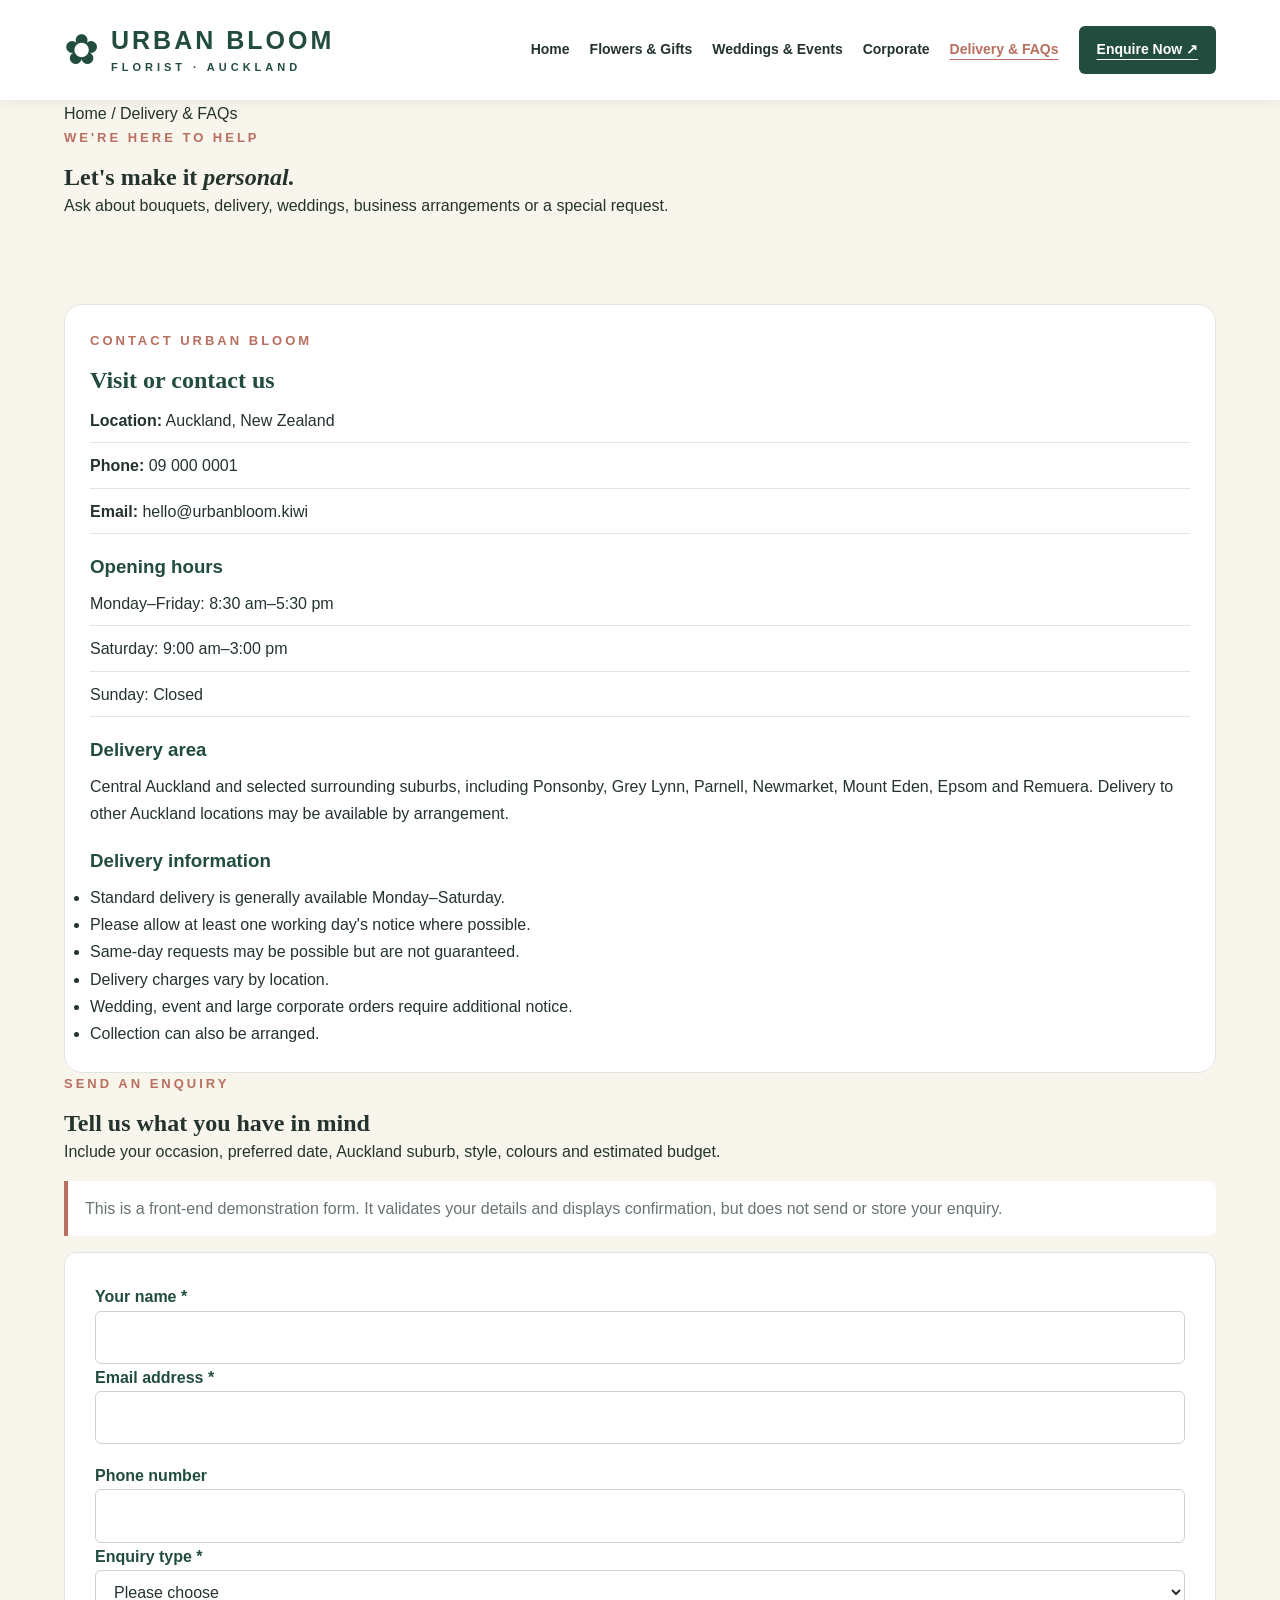
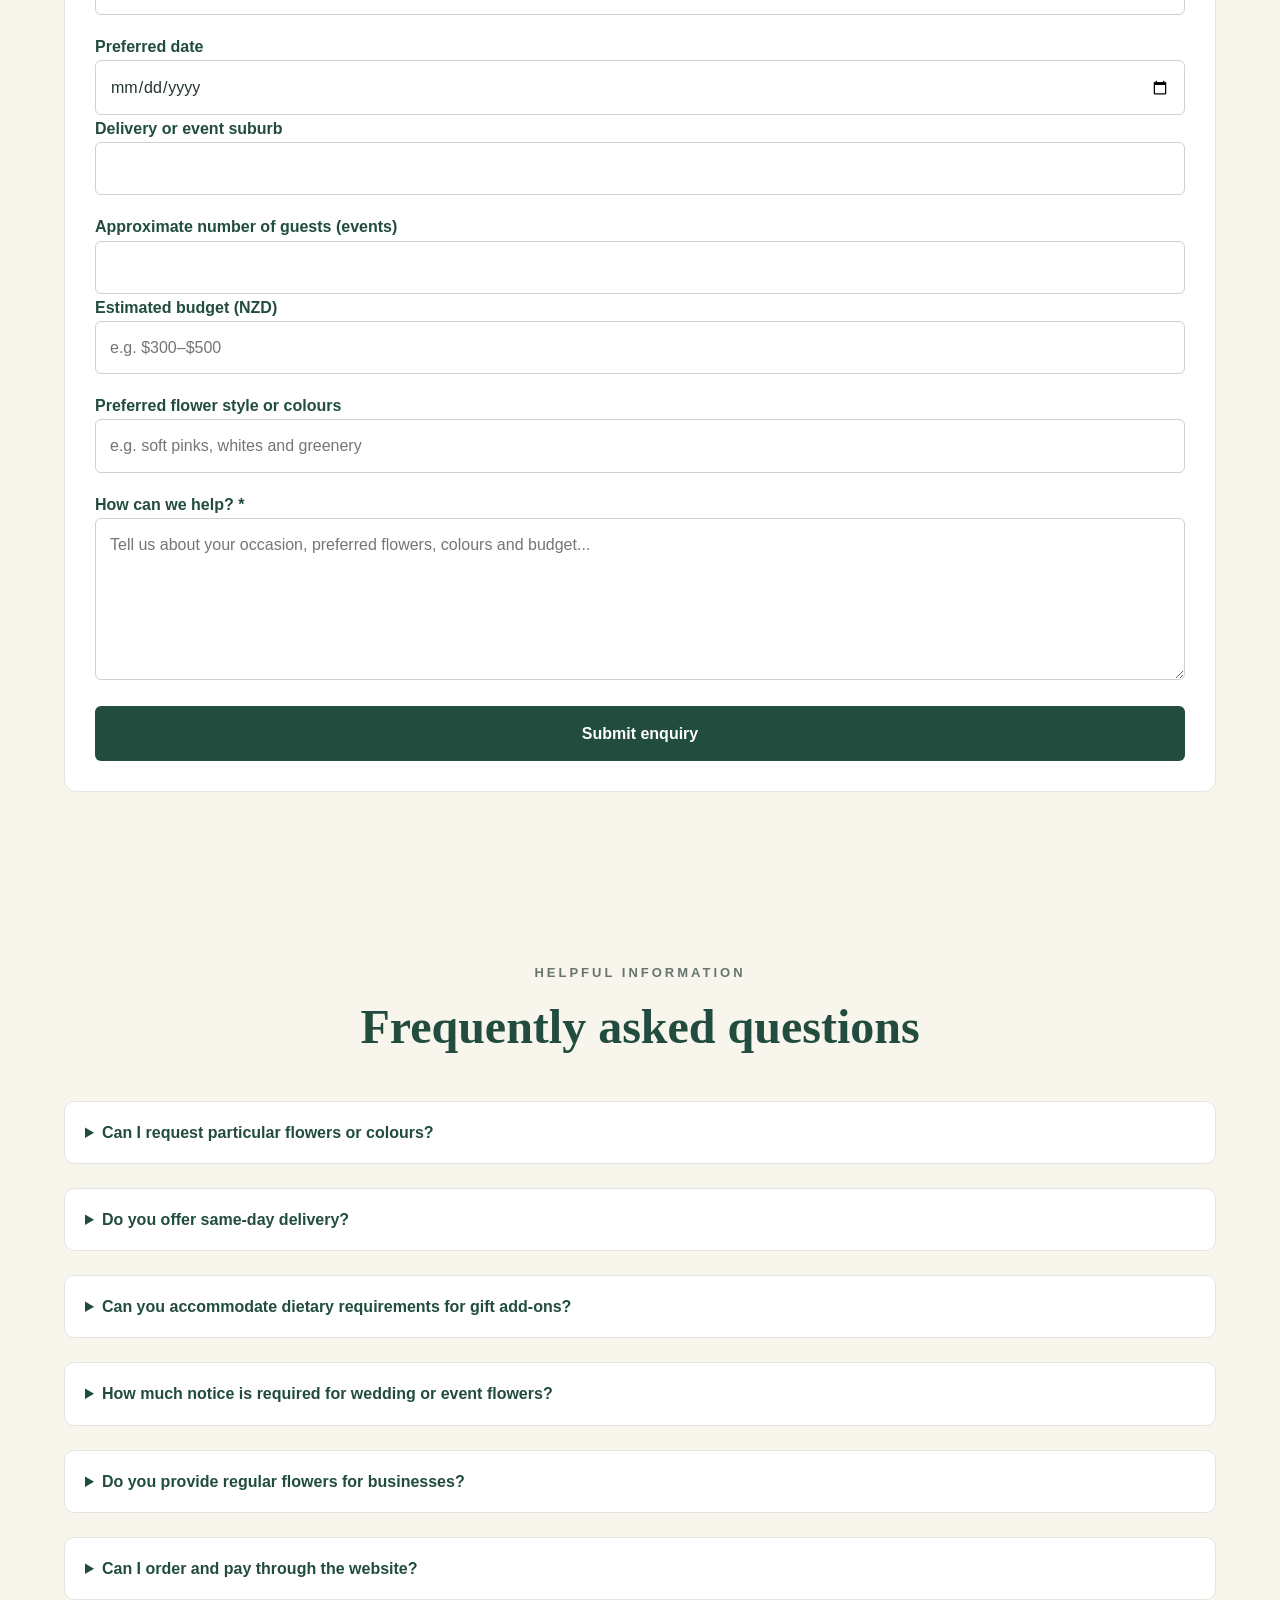
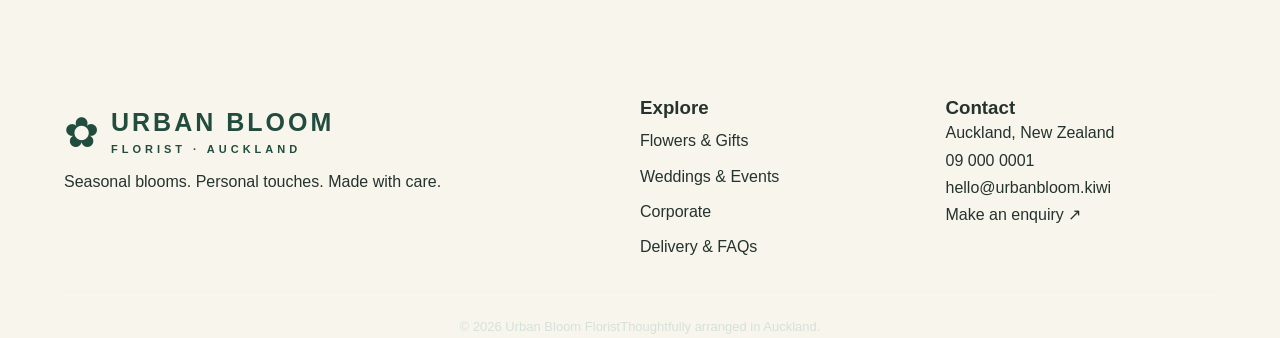
<file: contact.html>
<!DOCTYPE html><html lang="en-NZ"><head><meta charset="UTF-8"><meta name="viewport" content="width=device-width, initial-scale=1.0"><meta name="description" content="Contact Urban Bloom Florist in Auckland, check delivery information and send an enquiry."><title>Contact, Delivery &amp; FAQs | Urban Bloom Florist</title><link rel="stylesheet" href="style.css"><script src="script.js" defer></script></head><body><a class="skip-link" href="#main-content">Skip to content</a><header class="site-header"><div class="container header-inner"><a class="brand" href="index.html"><span class="brand-mark">✿</span><span><span class="brand-name">URBAN BLOOM</span><span class="brand-tagline">FLORIST · AUCKLAND</span></span></a><button class="menu-toggle" id="menu-toggle" aria-label="Open navigation" aria-controls="main-nav" aria-expanded="false" type="button">☰</button><nav class="main-nav" id="main-nav"><a href="index.html">Home</a><a href="flowers.html">Flowers &amp; Gifts</a><a href="weddings.html">Weddings &amp; Events</a><a href="corporate.html">Corporate</a><a href="contact.html">Delivery &amp; FAQs</a><a class="nav-cta" href="contact.html#enquiry">Enquire Now ↗</a></nav></div></header><main id="main-content"><section class="page-hero"><div class="container"><p class="breadcrumb">Home / Delivery &amp; FAQs</p><p class="eyebrow">WE'RE HERE TO HELP</p><h1>Let's make it <em>personal.</em></h1><p>Ask about bouquets, delivery, weddings, business arrangements or a special request.</p></div></section><section class="section"><div class="container two-column"><div class="info-panel"><p class="eyebrow">CONTACT URBAN BLOOM</p><h2>Visit or contact us</h2><ul class="info-list"><li><strong>Location:</strong> Auckland, New Zealand</li><li><strong>Phone:</strong> <a href="tel:090000001">09 000 0001</a></li><li><strong>Email:</strong> <a href="mailto:hello@urbanbloom.kiwi">hello@urbanbloom.kiwi</a></li></ul><h3 style="margin-top:22px">Opening hours</h3><ul class="info-list"><li>Monday–Friday: 8:30 am–5:30 pm</li><li>Saturday: 9:00 am–3:00 pm</li><li>Sunday: Closed</li></ul><h3 style="margin-top:22px">Delivery area</h3><p>Central Auckland and selected surrounding suburbs, including Ponsonby, Grey Lynn, Parnell, Newmarket, Mount Eden, Epsom and Remuera. Delivery to other Auckland locations may be available by arrangement.</p><h3 style="margin-top:22px">Delivery information</h3><ul class="feature-list"><li>Standard delivery is generally available Monday–Saturday.</li><li>Please allow at least one working day's notice where possible.</li><li>Same-day requests may be possible but are not guaranteed.</li><li>Delivery charges vary by location.</li><li>Wedding, event and large corporate orders require additional notice.</li><li>Collection can also be arranged.</li></ul></div><div id="enquiry"><p class="eyebrow">SEND AN ENQUIRY</p><h2 class="page-title">Tell us what you have in mind</h2><p>Include your occasion, preferred date, Auckland suburb, style, colours and estimated budget.</p><div class="notice" style="margin:16px 0">This is a front-end demonstration form. It validates your details and displays confirmation, but does not send or store your enquiry.</div><form class="enquiry-form" id="enquiry-form"><div class="form-row"><div class="form-field"><label for="full-name">Your name *</label><input id="full-name" name="name" autocomplete="name" minlength="2" required></div><div class="form-field"><label for="email">Email address *</label><input id="email" name="email" type="email" autocomplete="email" required></div></div><div class="form-row"><div class="form-field"><label for="phone">Phone number</label><input id="phone" name="phone" type="tel" autocomplete="tel"></div><div class="form-field"><label for="enquiry-type">Enquiry type *</label><select id="enquiry-type" name="enquiry-type" required><option value="">Please choose</option><option>Flowers and gifts</option><option>Wedding or event</option><option>Corporate flowers</option><option>Delivery question</option><option>Other</option></select></div></div><div class="form-row"><div class="form-field"><label for="event-date">Preferred date</label><input id="event-date" name="date" type="date"></div><div class="form-field"><label for="suburb">Delivery or event suburb</label><input id="suburb" name="suburb" autocomplete="address-level2"></div></div><div class="form-row"><div class="form-field"><label for="guest-count">Approximate number of guests (events)</label><input id="guest-count" name="guest-count" type="number" min="1" inputmode="numeric"></div><div class="form-field"><label for="budget">Estimated budget (NZD)</label><input id="budget" name="budget" type="text" placeholder="e.g. $300–$500"></div></div><div class="form-field"><label for="style-colours">Preferred flower style or colours</label><input id="style-colours" name="style-colours" placeholder="e.g. soft pinks, whites and greenery"></div><div class="form-field"><label for="message">How can we help? *</label><textarea id="message" name="message" minlength="10" rows="5" placeholder="Tell us about your occasion, preferred flowers, colours and budget..." required></textarea></div><button class="button button-green" type="submit">Submit enquiry</button><p class="form-feedback" id="form-feedback" role="status" aria-live="polite"></p></form></div></div></section><section class="section section-cream"><div class="container"><div class="section-heading"><p class="eyebrow">HELPFUL INFORMATION</p><h2>Frequently asked questions</h2></div><div class="faq-list"><details><summary>Can I request particular flowers or colours?</summary><p>Yes. Customers may request particular flowers or colours, but availability depends on the season and current supply. Suitable alternatives may be recommended.</p></details><details><summary>Do you offer same-day delivery?</summary><p>Same-day delivery may be available for some orders placed early in the day, but it cannot be guaranteed.</p></details><details><summary>Can you accommodate dietary requirements for gift add-ons?</summary><p>Please provide relevant requirements when making an enquiry. Availability of suitable gift items may vary.</p></details><details><summary>How much notice is required for wedding or event flowers?</summary><p>Customers are encouraged to enquire at least three weeks before smaller events and considerably earlier for weddings or large events.</p></details><details><summary>Do you provide regular flowers for businesses?</summary><p>Yes. Weekly, fortnightly and other recurring arrangements can be discussed with Urban Bloom.</p></details><details><summary>Can I order and pay through the website?</summary><p>No. The website is for browsing products and services and submitting enquiries. Online payment is not currently provided.</p></details></div></div></section></main><footer class="site-footer"><div class="container footer-grid"><div><a class="brand footer-brand" href="index.html"><span class="brand-mark">✿</span><span><span class="brand-name">URBAN BLOOM</span><span class="brand-tagline">FLORIST · AUCKLAND</span></span></a><p>Seasonal blooms. Personal touches. Made with care.</p></div><div class="footer-links"><h3>Explore</h3><a href="flowers.html">Flowers &amp; Gifts</a><a href="weddings.html">Weddings &amp; Events</a><a href="corporate.html">Corporate</a><a href="contact.html">Delivery &amp; FAQs</a></div><div><h3>Contact</h3><p>Auckland, New Zealand</p><a href="tel:090000001">09 000 0001</a><br><a href="mailto:hello@urbanbloom.kiwi">hello@urbanbloom.kiwi</a><br><a href="contact.html#enquiry">Make an enquiry ↗</a></div></div><div class="container footer-bottom"><span>© <span id="current-year"></span> Urban Bloom Florist</span><span>Thoughtfully arranged in Auckland.</span></div></footer></body></html>
</file>
<file: style.css>
/* =========================================
   URBAN BLOOM FLORIST - MAIN STYLESHEET
   Works with local HTML files and ZIP folders
   ========================================= */

:root {
  --green: #214c3e;
  --dark-green: #123b33;
  --cream: #f8f5ed;
  --white: #ffffff;
  --ink: #24332d;
  --muted: #68756f;
  --pink: #e8b9ae;
  --border: #e2e6e1;
  --radius: 18px;
  --container: 1180px;
}

* {
  box-sizing: border-box;
  margin: 0;
  padding: 0;
}

html {
  scroll-behavior: smooth;
  scroll-padding-top: 110px;
}

body {
  background: var(--cream);
  color: var(--ink);
  font-family: Arial, Helvetica, sans-serif;
  line-height: 1.7;
  min-height: 100vh;
}

img {
  display: block;
  max-width: 100%;
  height: auto;
}

a {
  color: inherit;
  text-decoration: none;
}

button,
input,
select,
textarea {
  font: inherit;
}

button,
a {
  -webkit-tap-highlight-color: transparent;
}

button {
  cursor: pointer;
}

.container {
  width: min(var(--container), 90%);
  margin-inline: auto;
}

/* HEADER */

.site-header {
  position: sticky;
  top: 0;
  z-index: 1000;
  background: var(--white);
  box-shadow: 0 2px 15px rgba(0, 0, 0, 0.06);
}

.header-inner {
  min-height: 100px;
  display: flex;
  align-items: center;
  justify-content: space-between;
  gap: 25px;
}

.brand {
  display: flex;
  align-items: center;
  gap: 12px;
  color: var(--green);
  flex-shrink: 0;
}

.brand-mark {
  font-size: 42px;
}

.brand-name {
  display: block;
  font-size: 25px;
  font-weight: 800;
  letter-spacing: 3px;
  line-height: 1.35;
}

.brand-tagline {
  display: block;
  font-size: 11px;
  font-weight: bold;
  letter-spacing: 4px;
}

.main-nav {
  display: flex;
  align-items: center;
  gap: 20px;
}

.main-nav a {
  font-size: 14px;
  font-weight: 600;
  transition: color 0.2s ease;
}

.main-nav a:hover,
.main-nav a[aria-current="page"] {
  color: #b96f60;
}

.nav-cta {
  padding: 12px 18px;
  border-radius: 6px;
  color: var(--white) !important;
  background: var(--green);
}

.menu-toggle {
  display: none;
  border: 1px solid var(--border);
  background: var(--white);
  color: var(--green);
  border-radius: 7px;
  padding: 5px 13px;
  font-size: 27px;
}

/* GENERAL PAGE SECTIONS */

section {
  scroll-margin-top: 110px;
}

.section {
  padding: 85px 0;
}

.section-white {
  background: var(--white);
}

.section-heading {
  max-width: 720px;
  margin: 0 auto 45px;
  text-align: center;
}

.eyebrow {
  margin-bottom: 14px;
  color: #b96f60;
  font-size: 13px;
  font-weight: 800;
  letter-spacing: 3px;
  text-transform: uppercase;
}

h1,
h2,
h3 {
  line-height: 1.2;
}

h1,
h2 {
  font-family: Georgia, "Times New Roman", serif;
}

.section-heading h2 {
  margin-bottom: 18px;
  color: var(--green);
  font-size: clamp(32px, 4vw, 48px);
}

.section-heading p,
.muted {
  color: var(--muted);
}

/* BUTTONS */

.button,
.btn {
  display: inline-block;
  padding: 13px 23px;
  border: 1px solid transparent;
  border-radius: 6px;
  font-weight: 700;
  text-align: center;
  transition: transform 0.2s ease, opacity 0.2s ease;
}

.button:hover,
.btn:hover {
  transform: translateY(-2px);
  opacity: 0.9;
}

.button-green,
.btn-primary {
  color: var(--white);
  background: var(--green);
}

.button-light {
  color: var(--green);
  background: var(--cream);
}

.button-outline {
  border-color: var(--green);
  color: var(--green);
  background: transparent;
}

.button-row {
  display: flex;
  flex-wrap: wrap;
  align-items: center;
  gap: 15px;
}

/* HERO */

.hero {
  min-height: 580px;
  display: flex;
  align-items: center;
  color: var(--white);
  background:
    linear-gradient(
      90deg,
      rgba(18, 59, 51, 0.92),
      rgba(18, 59, 51, 0.25)
    ),
    url("images/bouquet-feature.svg")
    center / cover no-repeat;
}

.hero-content {
  max-width: 850px;
  padding: 80px 0;
}

.hero h1 {
  margin-bottom: 25px;
  font-size: clamp(42px, 7vw, 80px);
}

.hero h1 em {
  color: var(--pink);
  font-weight: normal;
}

.hero p {
  max-width: 650px;
  margin-bottom: 25px;
  font-size: 18px;
}

/* CARDS AND PRODUCTS */

.card-grid,
.product-grid {
  display: grid;
  grid-template-columns: repeat(3, minmax(0, 1fr));
  gap: 25px;
}

.flower-card,
.product-card,
.service-card {
  overflow: hidden;
  border: 1px solid var(--border);
  border-radius: 12px;
  background: var(--white);
  box-shadow: 0 8px 25px rgba(18, 59, 51, 0.06);
  transition: transform 0.2s ease;
}

.flower-card:hover,
.product-card:hover,
.service-card:hover {
  transform: translateY(-4px);
}

.flower-card img,
.product-card img {
  width: 100%;
  height: 270px;
  object-fit: cover;
}

.card-content,
.product-info {
  padding: 23px;
}

.card-content h3,
.product-info h3,
.service-card h3 {
  margin-bottom: 12px;
  color: var(--green);
  font-size: 21px;
}

.card-content p,
.product-info p,
.service-card p {
  margin-bottom: 16px;
  color: var(--muted);
}

.price {
  display: block;
  margin-bottom: 15px;
  color: var(--green);
  font-size: 20px;
  font-weight: 800;
}

.text-link {
  color: #a65e50;
  font-weight: 700;
}

/* ABOUT */

.about-grid {
  display: grid;
  grid-template-columns: 1fr 1fr;
  align-items: center;
  gap: 50px;
}

.about-image {
  width: 100%;
  height: 430px;
  border-radius: 12px;
  object-fit: cover;
}

.about-copy h2 {
  margin-bottom: 20px;
  color: var(--green);
  font-size: clamp(32px, 4vw, 46px);
}

.about-copy p {
  margin-bottom: 18px;
  color: var(--muted);
}

/* SERVICES */

.service-strip {
  padding: 55px 0;
  color: var(--white);
  background: var(--dark-green);
}

.service-grid {
  display: grid;
  grid-template-columns: repeat(3, minmax(0, 1fr));
  gap: 30px;
  text-align: center;
}

.service-item span {
  display: block;
  margin-bottom: 12px;
  font-size: 32px;
}

.service-item h3 {
  margin-bottom: 10px;
}

.service-item p {
  color: #e0e8e3;
}

/* FORMS */

.enquiry-form,
.contact-form {
  display: grid;
  gap: 18px;
  padding: 30px;
  border: 1px solid var(--border);
  border-radius: 12px;
  background: var(--white);
}

.form-group {
  display: grid;
  gap: 7px;
}

.enquiry-form label,
.contact-form label,
.form-group label {
  color: var(--green);
  font-weight: 700;
}

.enquiry-form input,
.enquiry-form select,
.enquiry-form textarea,
.contact-form input,
.contact-form select,
.contact-form textarea,
.form-group input,
.form-group select,
.form-group textarea {
  width: 100%;
  padding: 12px 14px;
  border: 1px solid #ccd4ce;
  border-radius: 6px;
  background: var(--white);
  color: var(--ink);
}

.enquiry-form textarea,
.contact-form textarea,
.form-group textarea {
  min-height: 130px;
  resize: vertical;
}

.enquiry-form input:focus,
.enquiry-form select:focus,
.enquiry-form textarea:focus,
.contact-form input:focus,
.contact-form select:focus,
.contact-form textarea:focus {
  outline: 2px solid var(--green);
  outline-offset: 2px;
}

.form-feedback {
  display: none;
  padding: 15px;
  border-radius: 6px;
  background: #e7f2e9;
  color: var(--green);
}

.form-feedback.is-visible {
  display: block;
}

/* FAQ */

.faq-list {
  display: grid;
  gap: 12px;
}

.faq-list details {
  padding: 18px 20px;
  border: 1px solid var(--border);
  border-radius: 8px;
  background: var(--white);
}

.faq-list summary {
  color: var(--green);
  font-weight: 700;
  cursor: pointer;
}

.faq-list details p {
  padding-top: 12px;
  color: var(--muted);
}

/* CTA */

.cta {
  padding: 75px 20px;
  background: #f0e4dc;
  text-align: center;
}

.cta h2 {
  margin-bottom: 15px;
  color: var(--green);
  font-size: clamp(32px, 4vw, 46px);
}

.cta p {
  max-width: 650px;
  margin: 0 auto 25px;
}

/* FOOTER */

.footer {
  padding: 50px 0 20px;
  color: var(--white);
  background: var(--dark-green);
}

.footer-grid {
  display: grid;
  grid-template-columns: 2fr 1fr 1fr;
  gap: 35px;
  margin-bottom: 35px;
}

.footer h3 {
  margin-bottom: 15px;
}

.footer p {
  margin-bottom: 10px;
  color: #d6e1da;
}

.footer-links {
  display: flex;
  flex-direction: column;
  gap: 8px;
}

.footer a:hover {
  color: var(--pink);
}

.footer-bottom {
  padding-top: 20px;
  border-top: 1px solid #ffffff35;
  color: #d6e1da;
  font-size: 13px;
  text-align: center;
}

/* ACCESSIBILITY */

:focus-visible {
  outline: 3px solid #b96f60;
  outline-offset: 3px;
}

[hidden] {
  display: none !important;
}

/* TABLET AND MOBILE */

@media (max-width: 1000px) {
  .header-inner {
    min-height: 85px;
  }

  .brand-name {
    font-size: 21px;
  }

  .menu-toggle {
    display: block;
  }

  .main-nav {
    display: none;
    position: absolute;
    top: 100%;
    left: 0;
    width: 100%;
    padding: 18px 5%;
    flex-direction: column;
    align-items: stretch;
    gap: 0;
    background: var(--white);
    box-shadow: 0 10px 20px rgba(0, 0, 0, 0.08);
  }

  .main-nav.is-open {
    display: flex;
  }

  .main-nav a {
    padding: 14px 0;
    border-bottom: 1px solid var(--border);
  }

  .main-nav .nav-cta {
    margin-top: 12px;
    padding: 13px;
    text-align: center;
  }

  .card-grid,
  .product-grid {
    grid-template-columns: repeat(2, minmax(0, 1fr));
  }
}

@media (max-width: 650px) {
  .container {
    width: 90%;
  }

  .brand-mark {
    font-size: 33px;
  }

  .brand-name {
    font-size: 17px;
    letter-spacing: 2px;
  }

  .brand-tagline {
    font-size: 9px;
    letter-spacing: 2px;
  }

  .hero {
    min-height: 520px;
    background-position: center;
  }

  .hero-content {
    padding: 60px 0;
  }

  .hero p {
    font-size: 16px;
  }

  .button-row {
    align-items: stretch;
    flex-direction: column;
  }

  .section {
    padding: 55px 0;
  }

  .card-grid,
  .product-grid,
  .about-grid,
  .service-grid,
  .footer-grid {
    grid-template-columns: 1fr;
  }

  .flower-card img,
  .product-card img {
    height: 250px;
  }

  .about-image {
    height: 300px;
  }

  .enquiry-form,
  .contact-form {
    padding: 20px;
  }

  .service-grid {
    gap: 35px;
  }
}

/* REDUCED MOTION */

@media (prefers-reduced-motion: reduce) {
  *,
  *::before,
  *::after {
    scroll-behavior: auto !important;
    animation-duration: 0.01ms !important;
    transition-duration: 0.01ms !important;
  }
}


/* Assignment 2B refinements: filtering, complete product catalogue and accessibility */
:focus-visible { outline: 3px solid #b96f60; outline-offset: 3px; }
.skip-link { position:absolute; left:-9999px; top:8px; z-index:2000; background:#fff; color:#123b33; padding:12px 16px; border-radius:6px; }
.skip-link:focus { left:12px; }
.main-nav a[aria-current="page"] { color:#b96f60; text-decoration:underline; text-underline-offset:5px; }
.filter-bar { display:flex; flex-wrap:wrap; gap:10px; margin:26px 0 30px; }
.filter-button { border:1px solid var(--green); border-radius:999px; background:transparent; color:var(--green); padding:10px 17px; font-weight:700; }
.filter-button:hover, .filter-button.is-active { background:var(--green); color:#fff; }
.product-card[hidden] { display:none !important; }
.product-card .card-image { width:100%; height:245px; object-fit:cover; }
.product-card .card-body { display:flex; flex-direction:column; align-items:flex-start; gap:10px; padding:22px; }
.product-card .card-body .button { margin-top:6px; }
.price { color:var(--green); font-weight:800; }
.product-meta { color:var(--muted); font-size:13px; letter-spacing:.03em; }
.addon-grid { display:grid; grid-template-columns:repeat(4,minmax(0,1fr)); gap:16px; margin-top:25px; }
.addon-card { background:#fff; border:1px solid var(--border); border-radius:var(--radius); padding:20px; }
.addon-card strong { display:block; color:var(--green); margin-top:8px; }
.info-panel { background:#fff; border:1px solid var(--border); border-radius:var(--radius); padding:25px; }
.info-panel h2, .info-panel h3 { color:var(--green); margin-bottom:12px; }
.info-list { display:grid; gap:9px; list-style:none; }
.info-list li { padding-bottom:8px; border-bottom:1px solid var(--border); }
.notice { border-left:4px solid #b96f60; padding:14px 17px; background:#fff; border-radius:0 8px 8px 0; color:var(--muted); }
.form-feedback { margin-top:15px; padding:13px 15px; border-radius:8px; background:#e8f0e8; color:#214c3e; }
.form-feedback:empty { display:none; }
.form-field input:focus, .form-field select:focus, .form-field textarea:focus { outline:3px solid #d8a39a; outline-offset:1px; }
.faq-list details { background:#fff; border:1px solid var(--border); border-radius:10px; padding:17px 20px; margin-bottom:12px; }
.faq-list summary { cursor:pointer; color:var(--green); font-weight:700; }
.faq-list details p { padding-top:12px; color:var(--muted); }
.intro-grid img { width:100%; min-height:340px; object-fit:cover; border-radius:var(--radius); }
@media (max-width:850px) { .addon-grid { grid-template-columns:repeat(2,minmax(0,1fr)); } }
@media (max-width:650px) { .addon-grid { grid-template-columns:1fr 1fr; } .filter-button { flex:1 1 auto; } }
@media (max-width:420px) { .addon-grid { grid-template-columns:1fr; } }
</file>
